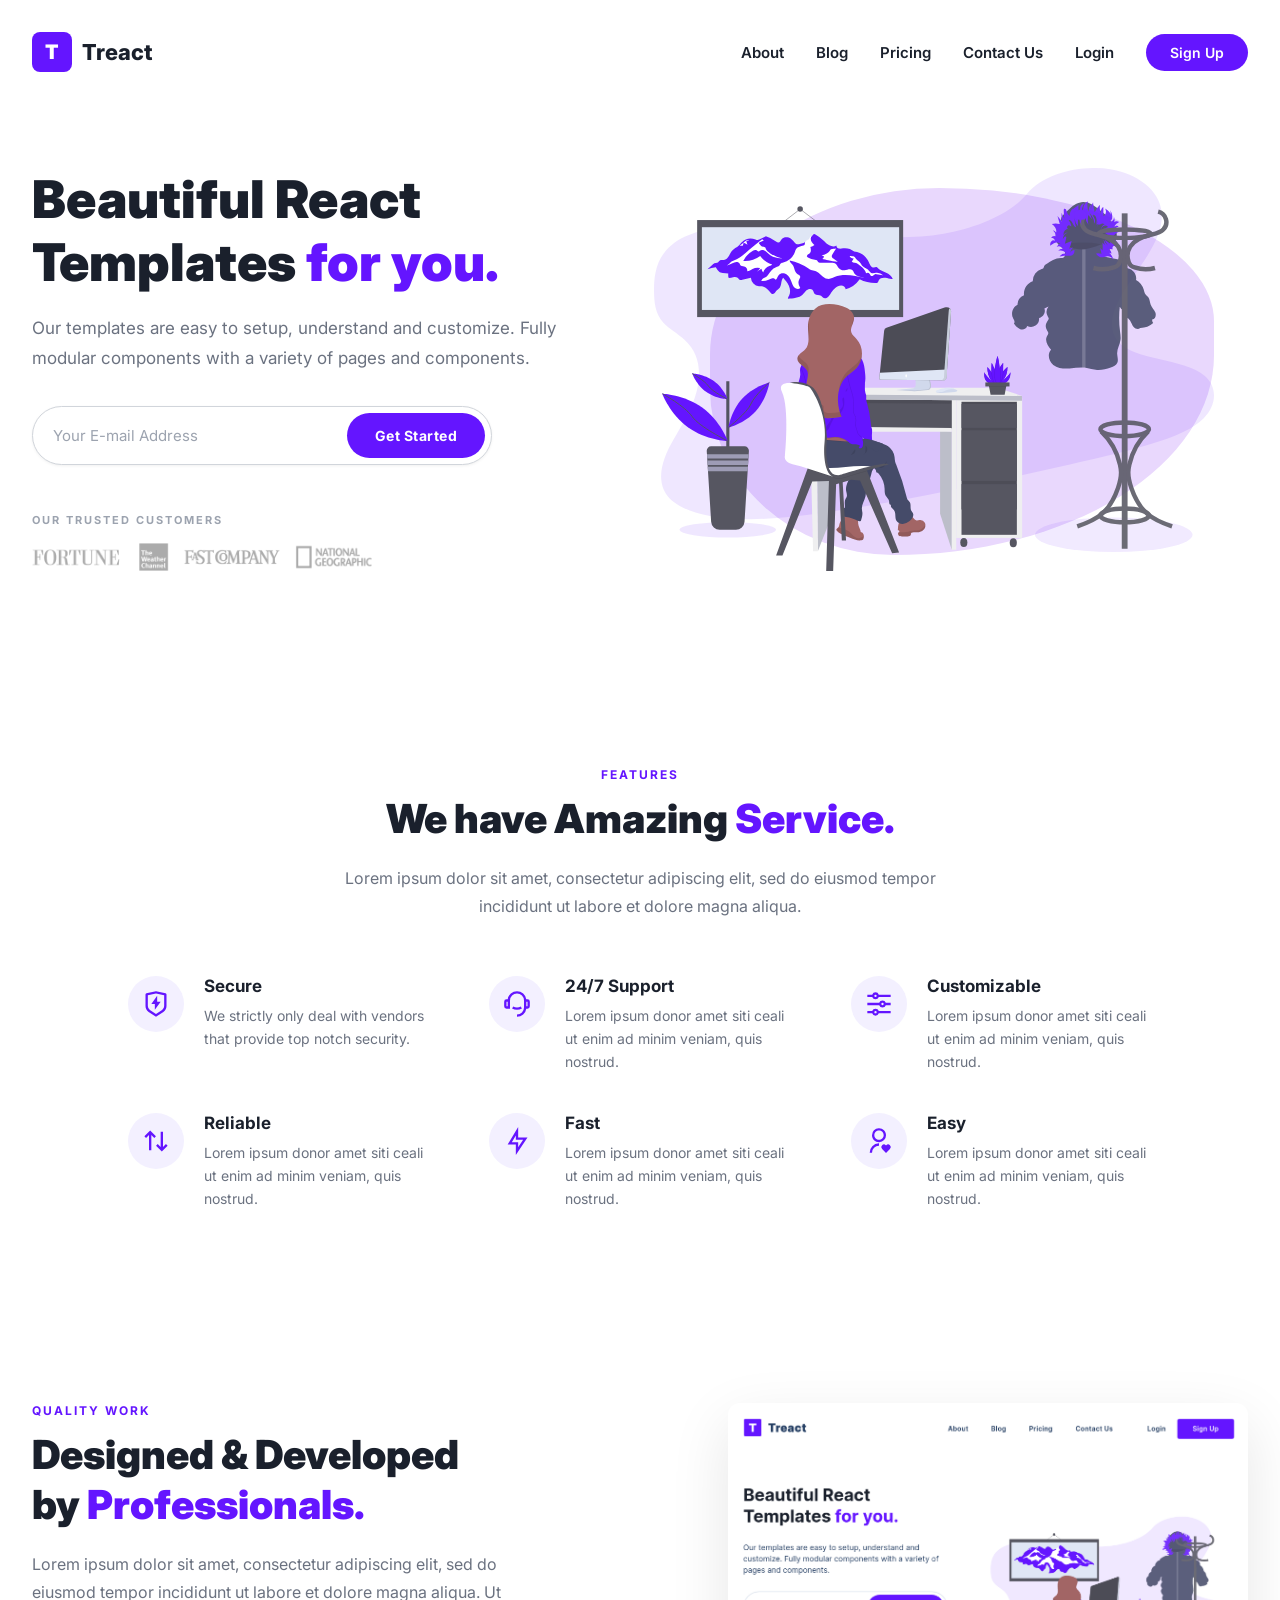
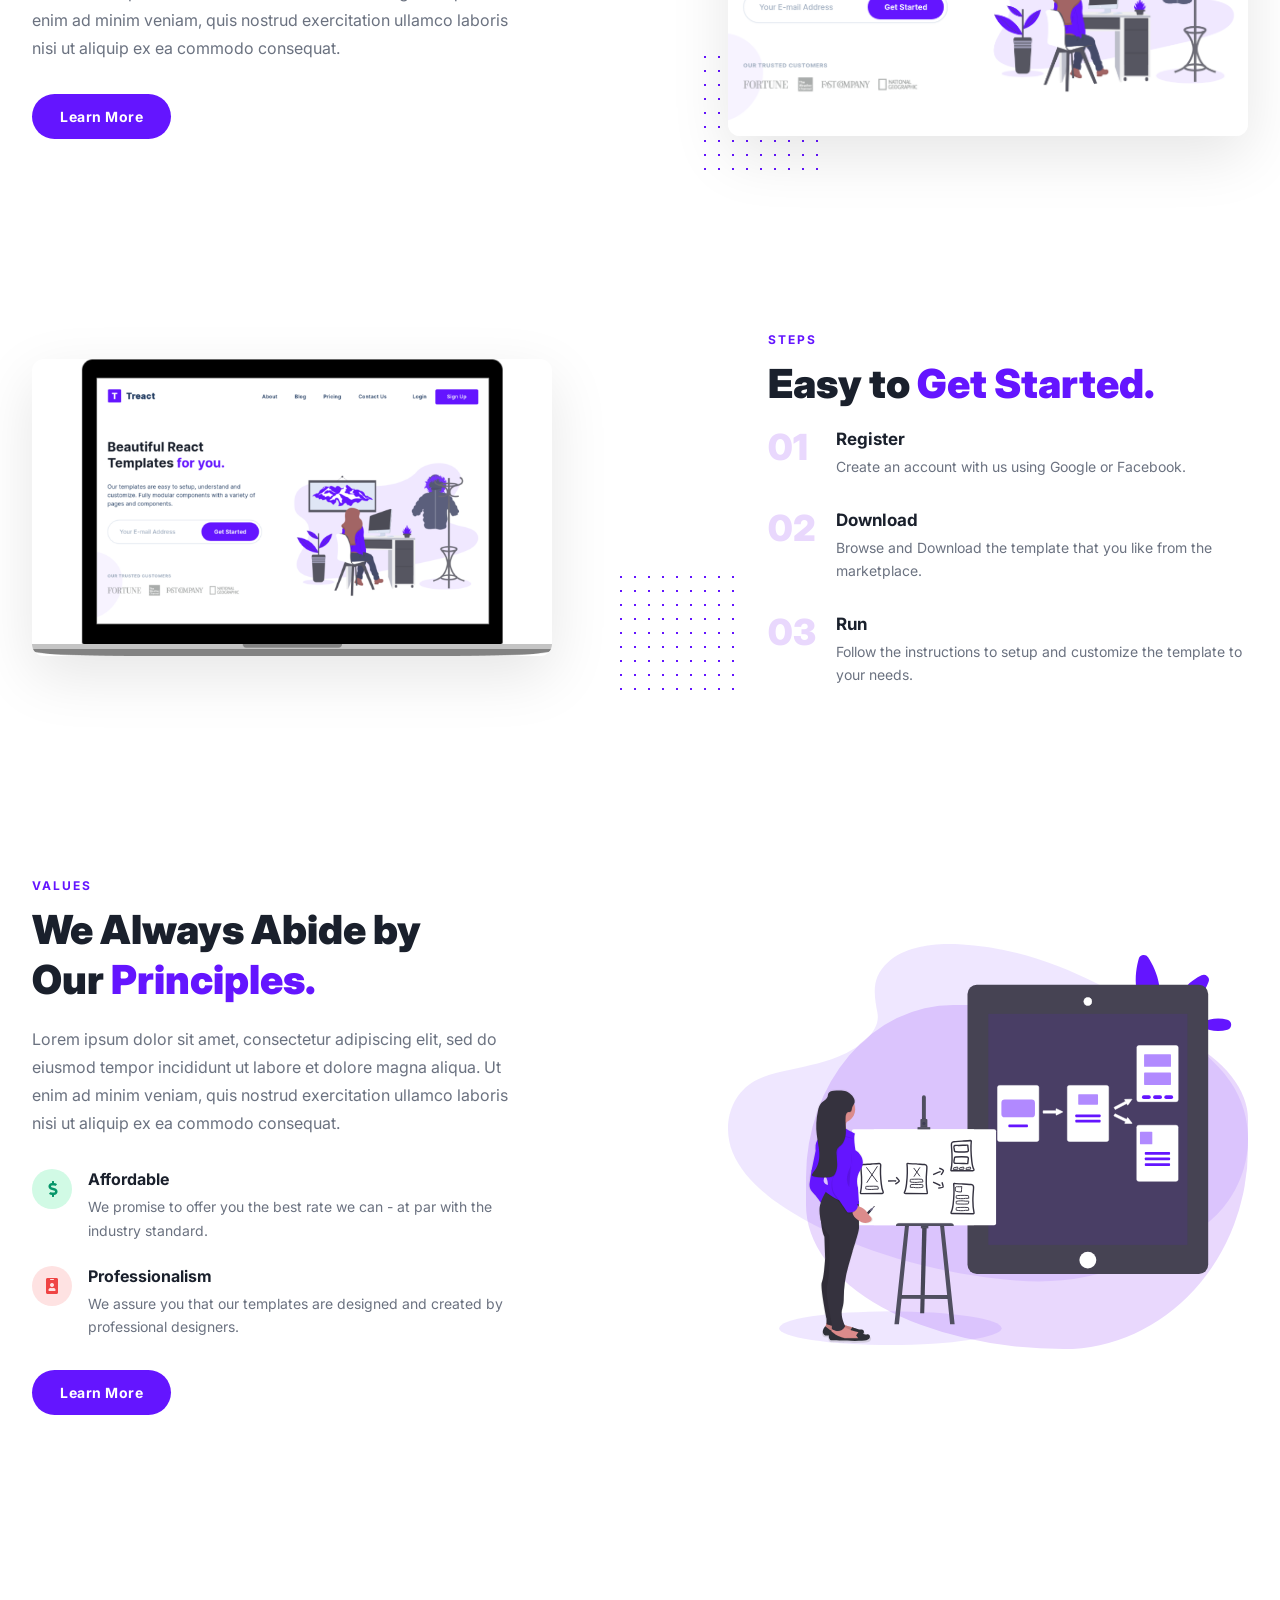
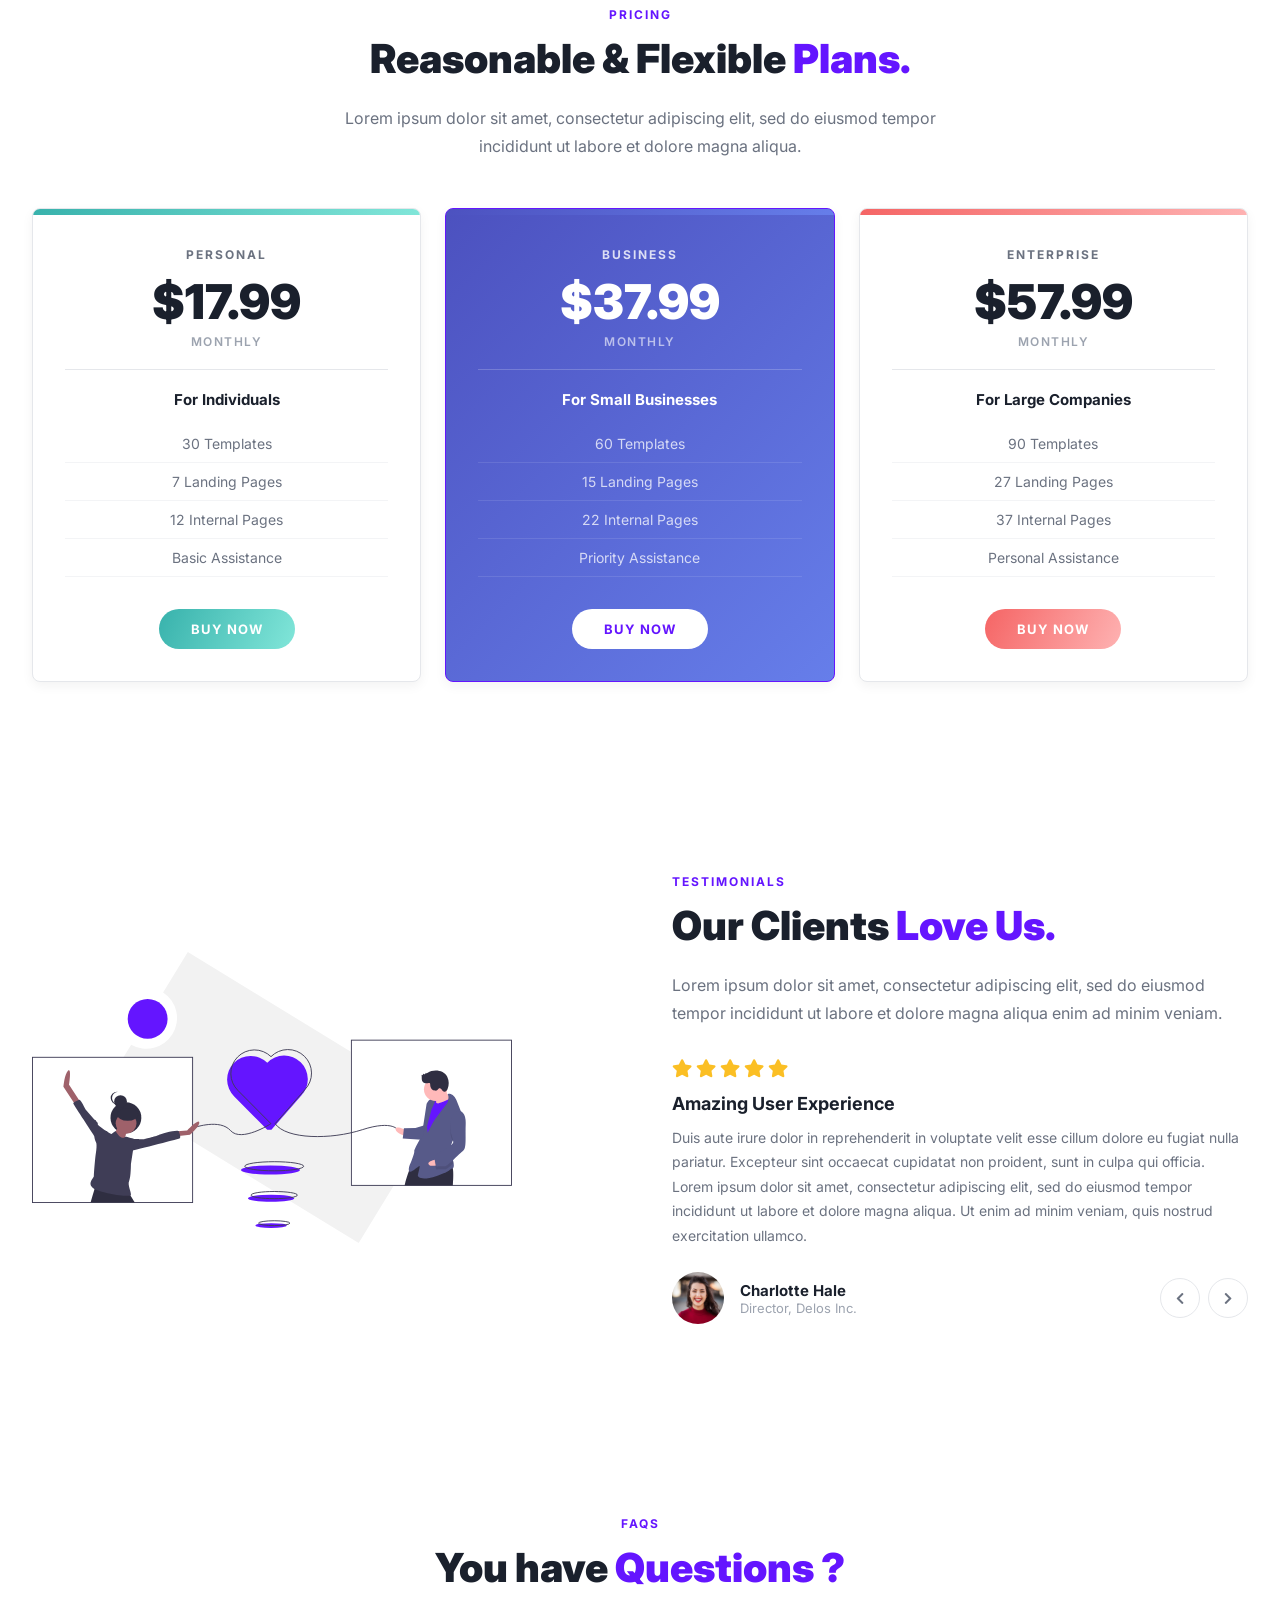
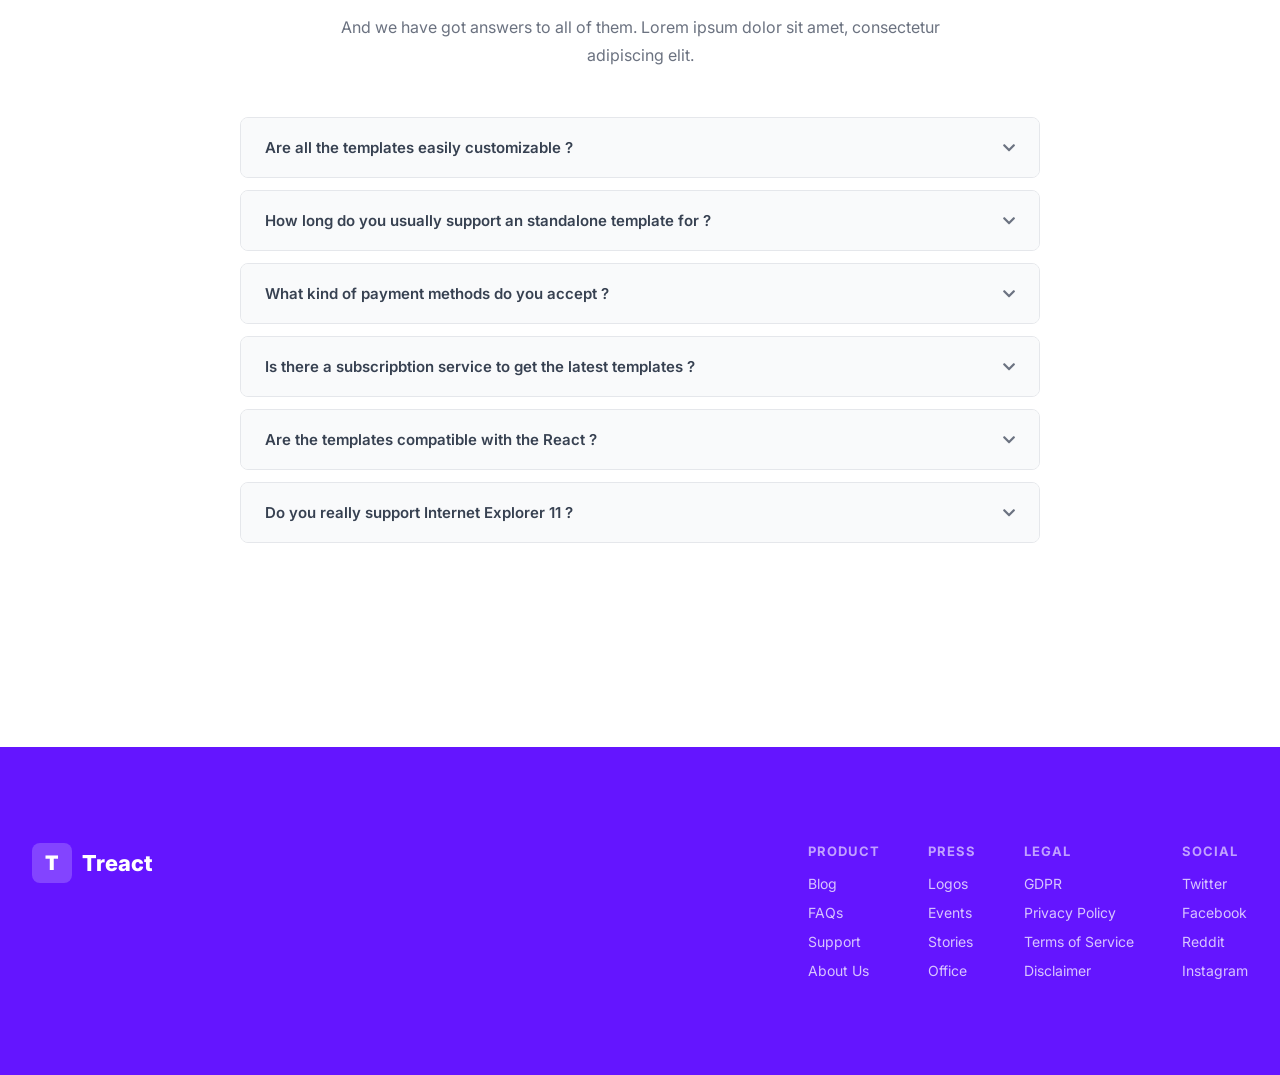
<file: index.html>
<!DOCTYPE html>
<html lang="en">

<head>
    <meta charset="UTF-8">
    <meta http-equiv="X-UA-Compatible" content="IE=edge">
    <meta name="viewport" content="width=device-width, initial-scale=1.0">
    <title>Treact - Beautiful React Templates</title>
    <link rel="stylesheet" href="style.css">
    <link rel="stylesheet" href="https://pro.fontawesome.com/releases/v5.10.0/css/all.css"
        integrity="sha384-AYmEC3Yw5cVb3ZcuHtOA93w35dYTsvhLPVnYs9eStHfGJvOvKxVfELGroGkvsg+p" crossorigin="anonymous" />
    <script src="script.js" defer></script>
</head>

<body>
    <section id="landing">
        <nav>
            <div class="row nav__row">
                <div class="nav__logo">
                    <div class="logo__icon">T</div>
                    <span class="logo__text">Treact</span>
                </div>
                <div class="nav__links">
                    <a href="#" class="nav__link">About</a>
                    <a href="#" class="nav__link">Blog</a>
                    <a href="#" class="nav__link">Pricing</a>
                    <a href="#" class="nav__link">Contact Us</a>
                    <a href="#" class="nav__link">Login</a>
                    <a href="#" class="nav__link nav__link--primary">Sign Up</a>
                </div>
                <button class="btn__menu" onclick="openMenu()">
                    <svg xmlns="http://www.w3.org/2000/svg" width="24" height="24" viewBox="0 0 24 24" fill="none"
                        stroke="currentColor" stroke-width="2" stroke-linecap="round" stroke-linejoin="round"
                        class="btn__menu--svg">
                        <line x1="3" y1="12" x2="21" y2="12"></line>
                        <line x1="3" y1="6" x2="21" y2="6"></line>
                        <line x1="3" y1="18" x2="21" y2="18"></line>
                    </svg>
                </button>
            </div>
        </nav>

        <div class="modal">
            <button class="btn__menu btn__menu--close" onclick="closeMenu()">
                <svg xmlns="http://www.w3.org/2000/svg" width="24" height="24" viewBox="0 0 24 24" fill="none"
                    stroke="currentColor" stroke-width="2" stroke-linecap="round" stroke-linejoin="round">
                    <line x1="18" y1="6" x2="6" y2="18"></line>
                    <line x1="6" y1="6" x2="18" y2="18"></line>
                </svg>
            </button>
            <div class="modal__links">
                <a class="modal__link" href="#">About</a>
                <a class="modal__link" href="#">Blog</a>
                <a class="modal__link" href="#">Pricing</a>
                <a class="modal__link" href="#">Contact Us</a>
                <a class="modal__link" href="#">Login</a>
                <a class="modal__link modal__link--primary" href="#">Sign Up</a>
            </div>
        </div>

        <header>
            <div class="container">
                <div class="row">
                    <div class="header__left">
                        <h1 class="header__heading">
                            Beautiful React<br>
                            Templates <span class="purple">for you.</span>
                        </h1>
                        <p class="header__paragraph">
                            Our templates are easy to setup, understand and customize.
                            Fully modular components with a variety of pages and components.
                        </p>
                        <div class="header__actions">
                            <input type="text" class="header__input" placeholder="Your E-mail Address">
                            <button class="btn btn--primary">Get Started</button>
                        </div>
                        <div class="header__customers">
                            <p class="customers__label">OUR TRUSTED CUSTOMERS</p>
                            <img src="customers-logo-strip_680ac7c2e8ae28161d2c.png" alt="Our Customers" class="customers__logos">
                        </div>
                    </div>
                    <div class="header__right">
                        <div class="header__illustration-wrap">
                            <div class="header__blob"></div>
                            <img src="design-illustration-2_6da6a00b20c07c4a9b65d1870679e1b8.svg" alt="Design Illustration" class="header__illustration">
                        </div>
                    </div>
                </div>
            </div>
        </header>
    </section>

    <main>
        <!-- FEATURES -->
        <section id="features">
            <div class="container">
                <div class="row__narrow">
                    <p class="section__eyebrow">FEATURES</p>
                    <h2 class="section__heading">We have Amazing <span class="purple">Service.</span></h2>
                    <p class="section__subtext">Lorem ipsum dolor sit amet, consectetur adipiscing elit, sed do eiusmod tempor incididunt ut labore et dolore magna aliqua.</p>

                    <div class="features__grid">
                        <div class="feature__card">
                            <div class="feature__icon-wrap">
                                <img src="shield-icon_daefe14b320b14fbd9cbd18908ac93ec.svg" alt="Secure" class="feature__icon">
                            </div>
                            <div class="feature__text">
                                <h3 class="feature__title">Secure</h3>
                                <p class="feature__desc">We strictly only deal with vendors that provide top notch security.</p>
                            </div>
                        </div>
                        <div class="feature__card">
                            <div class="feature__icon-wrap">
                                <img src="support-icon_f9253ffa8cb6ffde5bbaa05eb5136375.svg" alt="24/7 Support" class="feature__icon">
                            </div>
                            <div class="feature__text">
                                <h3 class="feature__title">24/7 Support</h3>
                                <p class="feature__desc">Lorem ipsum donor amet siti ceali ut enim ad minim veniam, quis nostrud.</p>
                            </div>
                        </div>
                        <div class="feature__card">
                            <div class="feature__icon-wrap">
                                <img src="customize-icon_367468c90fd796009b97fbfba67b2c6a.svg" alt="Customizable" class="feature__icon">
                            </div>
                            <div class="feature__text">
                                <h3 class="feature__title">Customizable</h3>
                                <p class="feature__desc">Lorem ipsum donor amet siti ceali ut enim ad minim veniam, quis nostrud.</p>
                            </div>
                        </div>
                        <div class="feature__card">
                            <div class="feature__icon-wrap">
                                <img src="reliable-icon_1367510a8f0a1bec76dc425d25f92f43.svg" alt="Reliable" class="feature__icon">
                            </div>
                            <div class="feature__text">
                                <h3 class="feature__title">Reliable</h3>
                                <p class="feature__desc">Lorem ipsum donor amet siti ceali ut enim ad minim veniam, quis nostrud.</p>
                            </div>
                        </div>
                        <div class="feature__card">
                            <div class="feature__icon-wrap">
                                <img src="fast-icon_dbb971a73d4805d2fc3bcdacdb55beba.svg" alt="Fast" class="feature__icon">
                            </div>
                            <div class="feature__text">
                                <h3 class="feature__title">Fast</h3>
                                <p class="feature__desc">Lorem ipsum donor amet siti ceali ut enim ad minim veniam, quis nostrud.</p>
                            </div>
                        </div>
                        <div class="feature__card">
                            <div class="feature__icon-wrap">
                                <img src="simple-icon_673b7e1750b2a4ef32907fc164828d00.svg" alt="Easy" class="feature__icon">
                            </div>
                            <div class="feature__text">
                                <h3 class="feature__title">Easy</h3>
                                <p class="feature__desc">Lorem ipsum donor amet siti ceali ut enim ad minim veniam, quis nostrud.</p>
                            </div>
                        </div>
                    </div>
                </div>
            </div>
        </section>

        <!-- QUALITY WORK -->
        <section id="quality">
            <div class="container">
                <div class="row">
                    <div class="quality__left">
                        <p class="section__eyebrow">QUALITY WORK</p>
                        <h2 class="section__heading">Designed &amp; Developed<br>by <span class="purple">Professionals.</span></h2>
                        <p class="section__body">Lorem ipsum dolor sit amet, consectetur adipiscing elit, sed do eiusmod tempor incididunt ut labore et dolore magna aliqua. Ut enim ad minim veniam, quis nostrud exercitation ullamco laboris nisi ut aliquip ex ea commodo consequat.</p>
                        <a href="#" class="btn btn--primary">Learn More</a>
                    </div>
                    <div class="quality__right">
                        <div class="quality__screenshot-wrap">
                            <img src="hero-screenshot-1_40a097b525c2f8c9808e.png" alt="Quality Work" class="quality__screenshot">
                            <div class="quality__dots"></div>
                        </div>
                    </div>
                </div>
            </div>
        </section>

        <!-- STEPS -->
        <section id="steps">
            <div class="container">
                <div class="row">
                    <div class="steps__left">
                        <div class="steps__screenshot-wrap">
                            <img src="hero-screenshot-2_241aac1fbc66db29d873.png" alt="Steps" class="steps__screenshot">
                            <div class="steps__dots"></div>
                        </div>
                    </div>
                    <div class="steps__right">
                        <p class="section__eyebrow">STEPS</p>
                        <h2 class="section__heading">Easy to <span class="purple">Get Started.</span></h2>
                        <div class="steps__list">
                            <div class="step">
                                <span class="step__number">01</span>
                                <div class="step__content">
                                    <h3 class="step__title">Register</h3>
                                    <p class="step__desc">Create an account with us using Google or Facebook.</p>
                                </div>
                            </div>
                            <div class="step">
                                <span class="step__number">02</span>
                                <div class="step__content">
                                    <h3 class="step__title">Download</h3>
                                    <p class="step__desc">Browse and Download the template that you like from the marketplace.</p>
                                </div>
                            </div>
                            <div class="step">
                                <span class="step__number">03</span>
                                <div class="step__content">
                                    <h3 class="step__title">Run</h3>
                                    <p class="step__desc">Follow the instructions to setup and customize the template to your needs.</p>
                                </div>
                            </div>
                        </div>
                    </div>
                </div>
            </div>
        </section>

        <!-- VALUES -->
        <section id="values">
            <div class="container">
                <div class="row">
                    <div class="values__left">
                        <p class="section__eyebrow">VALUES</p>
                        <h2 class="section__heading">We Always Abide by<br>Our <span class="purple">Principles.</span></h2>
                        <p class="section__body">Lorem ipsum dolor sit amet, consectetur adipiscing elit, sed do eiusmod tempor incididunt ut labore et dolore magna aliqua. Ut enim ad minim veniam, quis nostrud exercitation ullamco laboris nisi ut aliquip ex ea commodo consequat.</p>
                        <div class="values__list">
                            <div class="value__item">
                                <div class="value__icon value__icon--green">
                                    <i class="fas fa-dollar-sign"></i>
                                </div>
                                <div class="value__text">
                                    <h4 class="value__title">Affordable</h4>
                                    <p class="value__desc">We promise to offer you the best rate we can - at par with the industry standard.</p>
                                </div>
                            </div>
                            <div class="value__item">
                                <div class="value__icon value__icon--red">
                                    <i class="fas fa-id-badge"></i>
                                </div>
                                <div class="value__text">
                                    <h4 class="value__title">Professionalism</h4>
                                    <p class="value__desc">We assure you that our templates are designed and created by professional designers.</p>
                                </div>
                            </div>
                        </div>
                        <a href="#" class="btn btn--primary">Learn More</a>
                    </div>
                    <div class="values__right">
                        <div class="values__illustration-wrap">
                            <div class="values__blob"></div>
                            <img src="prototype-illustration_21bc4b3f612a2f257c3d361067582485.svg" alt="Values" class="values__illustration">
                        </div>
                    </div>
                </div>
            </div>
        </section>

        <!-- PRICING -->
        <section id="pricing">
            <div class="container">
                <div class="row">
                    <p class="section__eyebrow">PRICING</p>
                    <h2 class="section__heading">Reasonable &amp; Flexible <span class="purple">Plans.</span></h2>
                    <p class="section__subtext">Lorem ipsum dolor sit amet, consectetur adipiscing elit, sed do eiusmod tempor incididunt ut labore et dolore magna aliqua.</p>

                    <div class="pricing__cards">
                        <div class="pricing__card">
                            <div class="pricing__card-top pricing__card-top--teal"></div>
                            <div class="pricing__card-inner">
                                <p class="pricing__plan">PERSONAL</p>
                                <p class="pricing__price">$17.99</p>
                                <p class="pricing__period">MONTHLY</p>
                                <div class="pricing__divider"></div>
                                <p class="pricing__for">For Individuals</p>
                                <ul class="pricing__features">
                                    <li>30 Templates</li>
                                    <li>7 Landing Pages</li>
                                    <li>12 Internal Pages</li>
                                    <li>Basic Assistance</li>
                                </ul>
                                <a href="#" class="btn btn--outline btn--teal">BUY NOW</a>
                            </div>
                        </div>

                        <div class="pricing__card pricing__card--featured">
                            <div class="pricing__card-top pricing__card-top--purple"></div>
                            <div class="pricing__card-inner">
                                <p class="pricing__plan">BUSINESS</p>
                                <p class="pricing__price">$37.99</p>
                                <p class="pricing__period">MONTHLY</p>
                                <div class="pricing__divider pricing__divider--light"></div>
                                <p class="pricing__for">For Small Businesses</p>
                                <ul class="pricing__features">
                                    <li>60 Templates</li>
                                    <li>15 Landing Pages</li>
                                    <li>22 Internal Pages</li>
                                    <li>Priority Assistance</li>
                                </ul>
                                <a href="#" class="btn btn--outline btn--white">BUY NOW</a>
                            </div>
                        </div>

                        <div class="pricing__card">
                            <div class="pricing__card-top pricing__card-top--red"></div>
                            <div class="pricing__card-inner">
                                <p class="pricing__plan">ENTERPRISE</p>
                                <p class="pricing__price">$57.99</p>
                                <p class="pricing__period">MONTHLY</p>
                                <div class="pricing__divider"></div>
                                <p class="pricing__for">For Large Companies</p>
                                <ul class="pricing__features">
                                    <li>90 Templates</li>
                                    <li>27 Landing Pages</li>
                                    <li>37 Internal Pages</li>
                                    <li>Personal Assistance</li>
                                </ul>
                                <a href="#" class="btn btn--outline btn--red">BUY NOW</a>
                            </div>
                        </div>
                    </div>
                </div>
            </div>
        </section>

        <!-- TESTIMONIALS -->
        <section id="testimonials">
            <div class="container">
                <div class="row">
                    <div class="testimonials__left">
                        <img src="love-illustration_c759090fa833369ad6ffb6eb19cacb3e.svg" alt="Love" class="testimonials__illustration">
                    </div>
                    <div class="testimonials__right">
                        <p class="section__eyebrow">TESTIMONIALS</p>
                        <h2 class="section__heading">Our Clients <span class="purple">Love Us.</span></h2>
                        <p class="section__body">Lorem ipsum dolor sit amet, consectetur adipiscing elit, sed do eiusmod tempor incididunt ut labore et dolore magna aliqua enim ad minim veniam.</p>

                        <div class="testimonial__card" id="testimonialCard">
                            <div class="testimonial__stars">
                                <i class="fas fa-star"></i>
                                <i class="fas fa-star"></i>
                                <i class="fas fa-star"></i>
                                <i class="fas fa-star"></i>
                                <i class="fas fa-star"></i>
                            </div>
                            <h4 class="testimonial__title" id="testimonialTitle">Amazing User Experience</h4>
                            <p class="testimonial__quote" id="testimonialQuote">Duis aute irure dolor in reprehenderit in voluptate velit esse cillum dolore eu fugiat nulla pariatur. Excepteur sint occaecat cupidatat non proident, sunt in culpa qui officia. Lorem ipsum dolor sit amet, consectetur adipiscing elit, sed do eiusmod tempor incididunt ut labore et dolore magna aliqua. Ut enim ad minim veniam, quis nostrud exercitation ullamco.</p>
                            <div class="testimonial__author">
                                <img src="photo-1494790108377-be9c29b29330" alt="Charlotte Hale" class="testimonial__avatar" id="testimonialAvatar">
                                <div class="testimonial__author-info">
                                    <p class="testimonial__name" id="testimonialName">Charlotte Hale</p>
                                    <p class="testimonial__role" id="testimonialRole">Director, Delos Inc.</p>
                                </div>
                                <div class="testimonial__nav">
                                    <button class="testimonial__btn" onclick="prevTestimonial()">
                                        <i class="fas fa-chevron-left"></i>
                                    </button>
                                    <button class="testimonial__btn" onclick="nextTestimonial()">
                                        <i class="fas fa-chevron-right"></i>
                                    </button>
                                </div>
                            </div>
                        </div>
                    </div>
                </div>
            </div>
        </section>

        <!-- FAQs -->
        <section id="start">
            <div class="container">
                <div class="row">
                    <p class="section__eyebrow">FAQS</p>
                    <h2 class="section__heading">You have <span class="purple">Questions ?</span></h2>
                    <p class="section__subtext">And we have got answers to all of them. Lorem ipsum dolor sit amet, consectetur adipiscing elit.</p>

                    <div class="faqs">
                        <div class="faq__item">
                            <button class="faq__question" onclick="toggleFaq(this)">
                                Are all the templates easily customizable ?
                                <i class="fas fa-chevron-down faq__icon"></i>
                            </button>
                            <div class="faq__answer">
                                <p>Yes! All our templates are built with customization in mind. You can easily change colors, fonts, layouts, and content to match your brand.</p>
                            </div>
                        </div>
                        <div class="faq__item">
                            <button class="faq__question" onclick="toggleFaq(this)">
                                How long do you usually support an standalone template for ?
                                <i class="fas fa-chevron-down faq__icon"></i>
                            </button>
                            <div class="faq__answer">
                                <p>We provide support for all templates for a minimum of 6 months after purchase, with extended support available through our enterprise plan.</p>
                            </div>
                        </div>
                        <div class="faq__item">
                            <button class="faq__question" onclick="toggleFaq(this)">
                                What kind of payment methods do you accept ?
                                <i class="fas fa-chevron-down faq__icon"></i>
                            </button>
                            <div class="faq__answer">
                                <p>We accept all major credit cards, PayPal, and bank transfers for enterprise customers.</p>
                            </div>
                        </div>
                        <div class="faq__item">
                            <button class="faq__question" onclick="toggleFaq(this)">
                                Is there a subscripbtion service to get the latest templates ?
                                <i class="fas fa-chevron-down faq__icon"></i>
                            </button>
                            <div class="faq__answer">
                                <p>Yes! Our subscription plans give you access to all new templates as they are released, along with priority support.</p>
                            </div>
                        </div>
                        <div class="faq__item">
                            <button class="faq__question" onclick="toggleFaq(this)">
                                Are the templates compatible with the React ?
                                <i class="fas fa-chevron-down faq__icon"></i>
                            </button>
                            <div class="faq__answer">
                                <p>Absolutely! All templates are built with React and are fully compatible with the latest React versions.</p>
                            </div>
                        </div>
                        <div class="faq__item">
                            <button class="faq__question" onclick="toggleFaq(this)">
                                Do you really support Internet Explorer 11 ?
                                <i class="fas fa-chevron-down faq__icon"></i>
                            </button>
                            <div class="faq__answer">
                                <p>We provide basic support for IE11 but recommend using modern browsers for the best experience.</p>
                            </div>
                        </div>
                    </div>
                </div>
            </div>
        </section>
    </main>

    <footer>
        <div class="row footer__row">
            <div class="footer__logo">
                <div class="logo__icon logo__icon--light">T</div>
                <span class="logo__text logo__text--light">Treact</span>
            </div>
            <div class="footer__links">
                <div class="footer__col">
                    <h4 class="footer__heading">Product</h4>
                    <a href="#" class="footer__link">Blog</a>
                    <a href="#" class="footer__link">FAQs</a>
                    <a href="#" class="footer__link">Support</a>
                    <a href="#" class="footer__link">About Us</a>
                </div>
                <div class="footer__col">
                    <h4 class="footer__heading">Press</h4>
                    <a href="#" class="footer__link">Logos</a>
                    <a href="#" class="footer__link">Events</a>
                    <a href="#" class="footer__link">Stories</a>
                    <a href="#" class="footer__link">Office</a>
                </div>
                <div class="footer__col">
                    <h4 class="footer__heading">Legal</h4>
                    <a href="#" class="footer__link">GDPR</a>
                    <a href="#" class="footer__link">Privacy Policy</a>
                    <a href="#" class="footer__link">Terms of Service</a>
                    <a href="#" class="footer__link">Disclaimer</a>
                </div>
                <div class="footer__col">
                    <h4 class="footer__heading">Social</h4>
                    <a href="#" class="footer__link">Twitter</a>
                    <a href="#" class="footer__link">Facebook</a>
                    <a href="#" class="footer__link">Reddit</a>
                    <a href="#" class="footer__link">Instagram</a>
                </div>
            </div>
        </div>
    </footer>
</body>

</html>
</file>
<file: style.css>
@import url('https://fonts.googleapis.com/css2?family=Inter:wght@100;200;300;400;500;600;700;800;900&display=swap');

* {
    margin: 0;
    padding: 0;
    box-sizing: border-box;
    font-family: 'Inter', system-ui;
    color: #243e63;
}

body {
    max-width: 100vw;
    overflow-x: hidden;
}

.row {
    width: 100%;
    max-width: 1280px;
    margin: 0 auto;
}

.row__narrow {
    width: 100%;
    max-width: 1024px;
    margin: 0 auto;
}

.container {
    padding: 96px 0;
}

.purple {
    color: #6415ff;
}

section {
    padding: 0 32px;
}

main {
    margin-bottom: 96px;
}

/* BUTTONS */

.btn {
    display: inline-block;
    padding: 14px 28px;
    border-radius: 500px;
    font-weight: 700;
    font-size: 14px;
    cursor: pointer;
    text-decoration: none;
    border: none;
    transition: all 200ms ease;
    letter-spacing: 0.5px;
}

.btn--primary {
    background: #6415ff;
    color: #fff !important;
}

.btn--primary:hover {
    background: #5011cc;
}

.btn--outline {
    background: transparent;
    font-size: 13px;
    letter-spacing: 1px;
    padding: 12px 32px;
}

.btn--teal {
    background: linear-gradient(115deg, rgb(56, 178, 172) 0%, rgb(129, 230, 217) 100%) #0d9488;
    color: #fff !important;
}

.btn--teal:hover {
    background: #0d9488;
    color: #fff !important;
}

.btn--white {
    background: #fff;
    color: #6415ff !important;
}

.btn--white:hover {
    background: rgba(255,255,255,0.15);
}

.btn--red {
    background: linear-gradient(115deg, rgb(245, 101, 101) 0%, rgb(254, 178, 178) 100%);
    color: #fff !important;
}

.btn--red:hover {
    background: #ef4444;
    color: #fff !important;
}

/* SECTION SHARED */

.section__eyebrow {
    font-size: 12px;
    font-weight: 700;
    letter-spacing: 2px;
    color: #6415ff;
    margin-bottom: 12px;
}

.section__heading {
    font-size: 40px;
    font-weight: 900;
    line-height: 1.25;
    color: #1a202c;
    margin-bottom: 20px;
}

.section__subtext {
    font-size: 16px;
    color: #6b7280;
    line-height: 1.75;
    max-width: 600px;
    margin: 0 auto 48px;
    text-align: center;
}

.section__body {
    font-size: 16px;
    color: #6b7280;
    line-height: 1.75;
    margin-bottom: 32px;
}

/* NAVBAR */

nav {
    display: flex;
    justify-content: center;
    margin: 0 auto;
    padding-top: 32px;
}

.nav__row {
    display: flex;
    justify-content: space-between;
    align-items: center;
}

.nav__logo {
    display: flex;
    align-items: center;
    gap: 10px;
    text-decoration: none;
}

.logo__icon {
    width: 40px;
    height: 40px;
    background: #6415ff;
    color: #fff !important;
    border-radius: 8px;
    display: flex;
    align-items: center;
    justify-content: center;
    font-weight: 900;
    font-size: 20px;
}

.logo__icon--light {
    background: rgba(255,255,255,0.2);
}

.logo__text {
    font-size: 22px;
    font-weight: 800;
    color: #1a202c;
}

.logo__text--light {
    color: #fff;
}

.nav__links {
    display: flex;
    align-items: center;
    gap: 32px;
}

.nav__link {
    font-size: 15px;
    font-weight: 600;
    color: #1a202c;
    text-decoration: none;
    transition: color 200ms ease;
}

.nav__link:hover {
    color: #6415ff;
}

.nav__link--primary {
    background: #6415ff;
    color: #fff !important;
    padding: 10px 24px;
    border-radius: 500px;
    font-size: 14px;
}

.nav__link--primary:hover {
    background: #5011cc;
}

.btn__menu {
    display: none;
    background: transparent;
    border: none;
    cursor: pointer;
    transition: all 300ms ease;
}

.btn__menu--svg:hover {
    filter: invert(26%) sepia(94%) saturate(7476%) hue-rotate(261deg) brightness(94%) contrast(115%);
}

.modal {
    position: fixed;
    top: 0;
    left: 0;
    right: 0;
    height: 378px;
    margin: 24px 16px;
    padding: 32px;
    background-color: #fff;
    border: 1px solid rgb(229, 231, 235);
    border-radius: 8px;
    z-index: 4;
    visibility: hidden;
    opacity: 0;
    transform: translateX(300%);
    transition: all 300ms ease;
}

.modal__links {
    width: 100%;
    height: 100%;
    display: flex;
    flex-direction: column;
    align-items: center;
    padding-top: 24px;
}

.modal__link {
    color: #1a202c;
    font-size: 18px;
    font-weight: 600;
    line-height: 1.5;
    margin: 8px 0;
    padding-bottom: 4px;
    border-bottom: 2px solid transparent;
    text-decoration: none;
}

.modal__link--primary {
    color: #f7fafc !important;
    padding: 12px 32px;
    background: #6415ff;
    border-radius: 500px;
    border: none;
    margin-top: 8px;
}

.menu--open .modal {
    visibility: visible;
    opacity: 1;
    transform: translateX(0);
}

.btn__menu--close {
    position: fixed;
    top: 24px;
    right: 18px;
}

/* HEADER */

header .row {
    display: flex;
    align-items: center;
    justify-content: space-between;
    gap: 48px;
}

.header__left {
    flex: 1;
    max-width: 540px;
}

.header__heading {
    font-size: 52px;
    font-weight: 900;
    line-height: 1.2;
    color: #1a202c;
    margin-bottom: 20px;
}

.header__paragraph {
    font-size: 17px;
    color: #6b7280;
    line-height: 1.75;
    margin-bottom: 32px;
}

.header__actions {
    display: flex;
    align-items: center;
    background: #fff;
    border: 1px solid #d1d5db;
    border-radius: 500px;
    padding: 6px 6px 6px 20px;
    max-width: 460px;
    margin-bottom: 48px;
    box-shadow: 0 1px 3px rgba(0,0,0,0.06);
}

.header__input {
    flex: 1;
    border: none;
    outline: none;
    font-size: 15px;
    color: #374151;
    background: transparent;
}

.header__input::placeholder {
    color: #9ca3af;
}

.header__customers {
    margin-top: 0;
}

.customers__label {
    font-size: 11px;
    font-weight: 700;
    letter-spacing: 2px;
    color: #9ca3af;
    margin-bottom: 16px;
}

.customers__logos {
    max-width: 340px;
    filter: grayscale(100%) opacity(0.5);
}

.header__right {
    flex: 1;
    display: flex;
    justify-content: center;
    position: relative;
}

.header__illustration-wrap {
    position: relative;
    width: 100%;
    max-width: 560px;
}

.header__blob {
    position: absolute;
    width: 90%;
    height: 90%;
    background: #e9d8fd;
    border-radius: 50% 60% 70% 40% / 50% 40% 60% 50%;
    top: 5%;
    right: 0;
    z-index: 0;
}

.header__illustration {
    position: relative;
    z-index: 1;
    width: 100%;
}

/* FEATURES */

#features {
    position: relative;
}

#features .row__narrow {
    display: flex;
    flex-direction: column;
    align-items: center;
    text-align: center;
}

.features__grid {
    display: grid;
    grid-template-columns: repeat(3, 1fr);
    gap: 40px 60px;
    width: 100%;
    text-align: left;
    margin-top: 8px;
}

.feature__card {
    display: flex;
    align-items: flex-start;
    gap: 20px;
}

.feature__icon-wrap {
    width: 56px;
    height: 56px;
    min-width: 56px;
    border-radius: 50%;
    background: #f3f0ff;
    display: flex;
    align-items: center;
    justify-content: center;
}

.feature__icon {
    width: 28px;
    height: 28px;
}

.feature__title {
    font-size: 17px;
    font-weight: 700;
    color: #1a202c;
    margin-bottom: 8px;
}

.feature__desc {
    font-size: 14px;
    color: #6b7280;
    line-height: 1.65;
}

/* QUALITY WORK */

#quality .row {
    display: flex;
    justify-content: space-between;
    align-items: center;
    gap: 64px;
}

.quality__left {
    flex: 1;
    max-width: 480px;
}

.quality__right {
    flex: 1;
    display: flex;
    justify-content: flex-end;
    position: relative;
}

.quality__screenshot-wrap {
    position: relative;
}

.quality__screenshot {
    width: 100%;
    max-width: 520px;
    border-radius: 12px;
    box-shadow: 0 20px 60px rgba(0,0,0,0.1);
}

.quality__dots {
    position: absolute;
    bottom: -30px;
    left: -30px;
    width: 120px;
    height: 120px;
    background-image: radial-gradient(circle, #6415ff 1.5px, transparent 1.5px);
    background-size: 14px 14px;
    z-index: -1;
}

/* STEPS */

#steps .row {
    display: flex;
    justify-content: space-between;
    align-items: center;
    gap: 64px;
}

.steps__left {
    flex: 1;
    position: relative;
}

.steps__screenshot-wrap {
    position: relative;
}

.steps__screenshot {
    width: 100%;
    max-width: 520px;
    border-radius: 12px;
    box-shadow: 0 20px 60px rgba(0,0,0,0.1);
}

.steps__dots {
    position: absolute;
    bottom: -30px;
    right: -30px;
    width: 120px;
    height: 120px;
    background-image: radial-gradient(circle, #6415ff 1.5px, transparent 1.5px);
    background-size: 14px 14px;
    z-index: -1;
}

.steps__right {
    flex: 1;
    max-width: 480px;
}

.steps__list {
    display: flex;
    flex-direction: column;
    gap: 32px;
    margin-top: 8px;
}

.step {
    display: flex;
    align-items: flex-start;
    gap: 20px;
}

.step__number {
    font-size: 36px;
    font-weight: 900;
    color: #e9d8fd;
    line-height: 1;
    min-width: 48px;
}

.step__title {
    font-size: 17px;
    font-weight: 700;
    color: #1a202c;
    margin-bottom: 6px;
}

.step__desc {
    font-size: 14px;
    color: #6b7280;
    line-height: 1.65;
}

/* VALUES */

#values .row {
    display: flex;
    justify-content: space-between;
    align-items: center;
    gap: 64px;
}

.values__left {
    flex: 1;
    max-width: 480px;
}

.values__list {
    display: flex;
    flex-direction: column;
    gap: 24px;
    margin-bottom: 32px;
}

.value__item {
    display: flex;
    align-items: flex-start;
    gap: 16px;
}

.value__icon {
    width: 40px;
    height: 40px;
    min-width: 40px;
    border-radius: 50%;
    display: flex;
    align-items: center;
    justify-content: center;
    font-size: 16px;
}

.value__icon--green {
    background: #d1fae5;
    color: #059669 !important;
}

.value__icon--red {
    background: #fee2e2;
    color: #ef4444 !important;
}

.value__icon i {
    color: inherit !important;
}

.value__title {
    font-size: 16px;
    font-weight: 700;
    color: #1a202c;
    margin-bottom: 6px;
}

.value__desc {
    font-size: 14px;
    color: #6b7280;
    line-height: 1.65;
}

.values__right {
    flex: 1;
    display: flex;
    justify-content: flex-end;
    position: relative;
}

.values__illustration-wrap {
    position: relative;
    width: 100%;
    max-width: 520px;
}

.values__blob {
    position: absolute;
    width: 85%;
    height: 85%;
    background: #e9d8fd;
    border-radius: 40% 60% 50% 70% / 60% 40% 70% 50%;
    bottom: 0;
    right: 0;
    z-index: 0;
}

.values__illustration {
    position: relative;
    z-index: 1;
    width: 100%;
}

/* PRICING */

#pricing .row {
    display: flex;
    flex-direction: column;
    align-items: center;
}

.pricing__cards {
    display: flex;
    gap: 24px;
    width: 100%;
    align-items: stretch;
}

.pricing__card {
    flex: 1;
    background: #fff;
    border-radius: 8px;
    border: 1px solid #e5e7eb;
    overflow: hidden;
    display: flex;
    flex-direction: column;
    box-shadow: 0 4px 12px rgba(0,0,0,0.05);
}

.pricing__card--featured {
    background: linear-gradient( 135deg,rgb(76, 81, 191) 0%,rgb(102, 126, 234) 100%);;
    border-color: #6415ff;
}

.pricing__card-top {
    height: 6px;
}

.pricing__card-top--teal { background: linear-gradient(115deg, rgb(56, 178, 172) 0%, rgb(129, 230, 217) 100%); }
.pricing__card-top--purple { background: linear-gradient( 135deg,rgb(76, 81, 191) 0%,rgb(102, 126, 234) 100%); }
.pricing__card-top--red { background: linear-gradient(115deg, rgb(245, 101, 101) 0%, rgb(254, 178, 178) 100%);
 }

.pricing__card-inner {
    padding: 32px;
    display: flex;
    flex-direction: column;
    align-items: center;
    text-align: center;
    flex: 1;
}

.pricing__plan {
    font-size: 12px;
    font-weight: 700;
    letter-spacing: 2px;
    color: #6b7280;
    margin-bottom: 16px;
}

.pricing__card--featured .pricing__plan {
    color: rgba(255,255,255,0.8);
}

.pricing__price {
    font-size: 48px;
    font-weight: 900;
    color: #1a202c;
    line-height: 1;
}

.pricing__card--featured .pricing__price {
    color: #fff;
}

.pricing__period {
    font-size: 12px;
    font-weight: 600;
    letter-spacing: 1.5px;
    color: #9ca3af;
    margin: 8px 0 20px;
}

.pricing__card--featured .pricing__period {
    color: rgba(255,255,255,0.6);
}

.pricing__divider {
    width: 100%;
    height: 1px;
    background: #e5e7eb;
    margin-bottom: 20px;
}

.pricing__divider--light {
    background: rgba(255,255,255,0.2);
}

.pricing__for {
    font-size: 15px;
    font-weight: 700;
    color: #1a202c;
    margin-bottom: 16px;
}

.pricing__card--featured .pricing__for {
    color: #fff;
}

.pricing__features {
    list-style: none;
    width: 100%;
    margin-bottom: 32px;
    flex: 1;
}

.pricing__features li {
    font-size: 14px;
    color: #6b7280;
    padding: 10px 0;
    border-bottom: 1px solid #f3f4f6;
}

.pricing__card--featured .pricing__features li {
    color: rgba(255,255,255,0.75);
    border-bottom-color: rgba(255,255,255,0.1);
}

/* TESTIMONIALS */

#testimonials .row {
    display: flex;
    align-items: center;
    gap: 64px;
}

.testimonials__left {
    flex: 1;
}

.testimonials__illustration {
    width: 100%;
    max-width: 480px;
}

.testimonials__right {
    flex: 1;
}

.testimonial__card {
    margin-top: 32px;
}

.testimonial__stars {
    display: flex;
    gap: 4px;
    margin-bottom: 16px;
}

.testimonial__stars i {
    color: #fbbf24 !important;
    font-size: 18px;
}

.testimonial__title {
    font-size: 18px;
    font-weight: 700;
    color: #1a202c;
    margin-bottom: 12px;
}

.testimonial__quote {
    font-size: 14px;
    color: #6b7280;
    line-height: 1.75;
    margin-bottom: 24px;
}

.testimonial__author {
    display: flex;
    align-items: center;
    gap: 16px;
}

.testimonial__avatar {
    width: 52px;
    height: 52px;
    border-radius: 50%;
    object-fit: cover;
    background: #e9d8fd;
}

.testimonial__name {
    font-size: 15px;
    font-weight: 700;
    color: #1a202c;
}

.testimonial__role {
    font-size: 13px;
    color: #9ca3af;
}

.testimonial__nav {
    display: flex;
    gap: 8px;
    margin-left: auto;
}

.testimonial__btn {
    width: 40px;
    height: 40px;
    border-radius: 50%;
    border: 1px solid #e5e7eb;
    background: #fff;
    cursor: pointer;
    display: flex;
    align-items: center;
    justify-content: center;
    transition: all 200ms ease;
    color: #6b7280;
}

.testimonial__btn:hover {
    background: #6415ff;
    border-color: #6415ff;
    color: #fff;
}

.testimonial__btn i {
    color: inherit !important;
    font-size: 13px;
}

/* FAQS */

#start .row {
    display: flex;
    flex-direction: column;
    align-items: center;
    text-align: center;
}

.faqs {
    width: 100%;
    max-width: 800px;
    text-align: left;
}

.faq__item {
    border: 1px solid #e5e7eb;
    border-radius: 8px;
    margin-bottom: 12px;
    overflow: hidden;
}

.faq__question {
    width: 100%;
    display: flex;
    align-items: center;
    justify-content: space-between;
    padding: 20px 24px;
    background: #f9fafb;
    border: none;
    cursor: pointer;
    font-size: 15px;
    font-weight: 600;
    color: #374151;
    text-align: left;
    gap: 16px;
    transition: background 200ms ease;
}

.faq__question:hover {
    background: #f3f4f6;
}

.faq__icon {
    color: #6b7280 !important;
    font-size: 14px;
    flex-shrink: 0;
    transition: transform 300ms ease;
}

.faq__item.open .faq__icon {
    transform: rotate(180deg);
}

.faq__answer {
    max-height: 0;
    overflow: hidden;
    transition: max-height 300ms ease;
}

.faq__item.open .faq__answer {
    max-height: 200px;
}

.faq__answer p {
    padding: 16px 24px 20px;
    font-size: 14px;
    color: #6b7280;
    line-height: 1.7;
}

/* FOOTER */

footer {
    padding: 96px 32px;
    background-color: rgb(100, 21, 255);
    margin-bottom: -32px;
    position: relative;
    overflow: hidden;
}

.footer__row {
    display: flex;
    gap: 64px;
    align-items: flex-start;
}

.footer__logo {
    display: flex;
    align-items: center;
    gap: 10px;
    margin-bottom: 0;
    flex-shrink: 0;
}

.footer__links {
    display: flex;
    gap: 48px;
    flex: 1;
    justify-content: flex-end;
    flex-wrap: wrap;
}

.footer__col {
    display: flex;
    flex-direction: column;
    gap: 12px;
}

.footer__heading {
    font-size: 13px;
    font-weight: 700;
    letter-spacing: 1px;
    color: rgba(255,255,255,0.6) !important;
    margin-bottom: 4px;
    text-transform: uppercase;
}

.footer__link {
    font-size: 14px;
    color: rgba(255,255,255,0.75) !important;
    text-decoration: none;
    transition: color 200ms ease;
}

.footer__link:hover {
    color: #fff !important;
}

/* MOBILE RESPONSIVENESS */

@media(max-width: 1280px) {
    header .row {
        align-items: flex-end;
    }
}

@media (max-width: 1024px) {
    .btn__menu {
        display: block;
    }
    .nav__links {
        display: none;
    }
    header .row {
        flex-direction: column;
        align-items: center;
    }
    .header__left {
        text-align: center;
        max-width: 100%;
    }
    .header__actions {
        margin: 0 auto 48px;
    }
    .customers__logos {
        max-width: 280px;
    }
    .features__grid {
        grid-template-columns: repeat(2, 1fr);
    }
    footer {
        padding: 80px 32px;
    }
    .footer__row {
        flex-direction: column;
    }
    .footer__links {
        justify-content: flex-start;
    }
}

@media(max-width: 768px) {
    .section__heading {
        font-size: 30px;
    }
    .header__heading {
        font-size: 36px;
    }
    #quality .row,
    #values .row {
        flex-direction: column-reverse;
    }
    #steps .row,
    #testimonials .row {
        flex-direction: column;
        align-items: center;
    }
    .pricing__cards {
        flex-direction: column;
        max-width: 400px;
        margin: 0 auto;
    }
    .features__grid {
        grid-template-columns: 1fr;
    }
    .footer__links {
        gap: 32px;
    }
}

@media(max-width: 640px) {
    .container {
        padding: 80px 0;
    }
    .nav__logo {
        margin: 8px 0;
        padding-bottom: 4px;
    }
    main {
        margin-bottom: 80px;
    }
    .header__actions {
        flex-direction: column;
        border-radius: 12px;
        padding: 16px;
        gap: 12px;
    }
    .header__input {
        width: 100%;
        padding: 4px 0;
    }
    .btn--primary {
        width: 100%;
        text-align: center;
        border-radius: 8px;
    }
}
</file>
